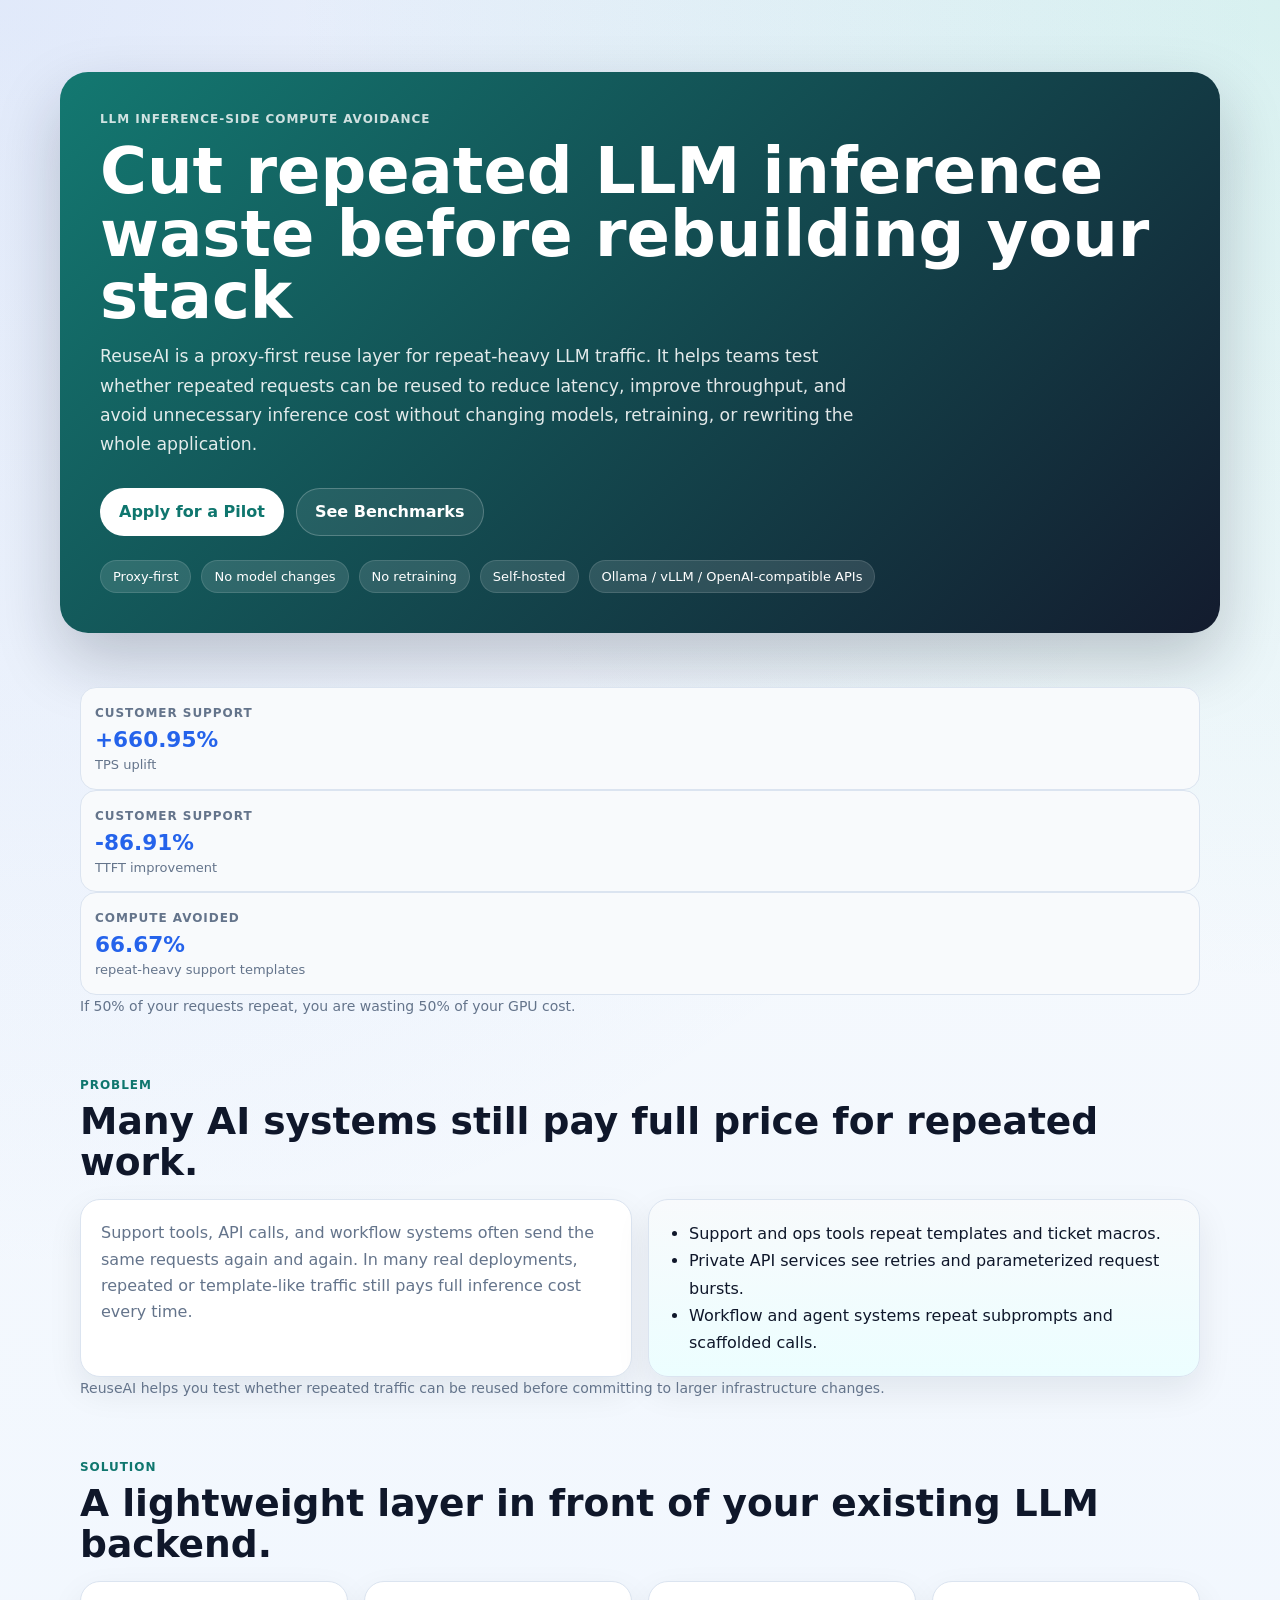
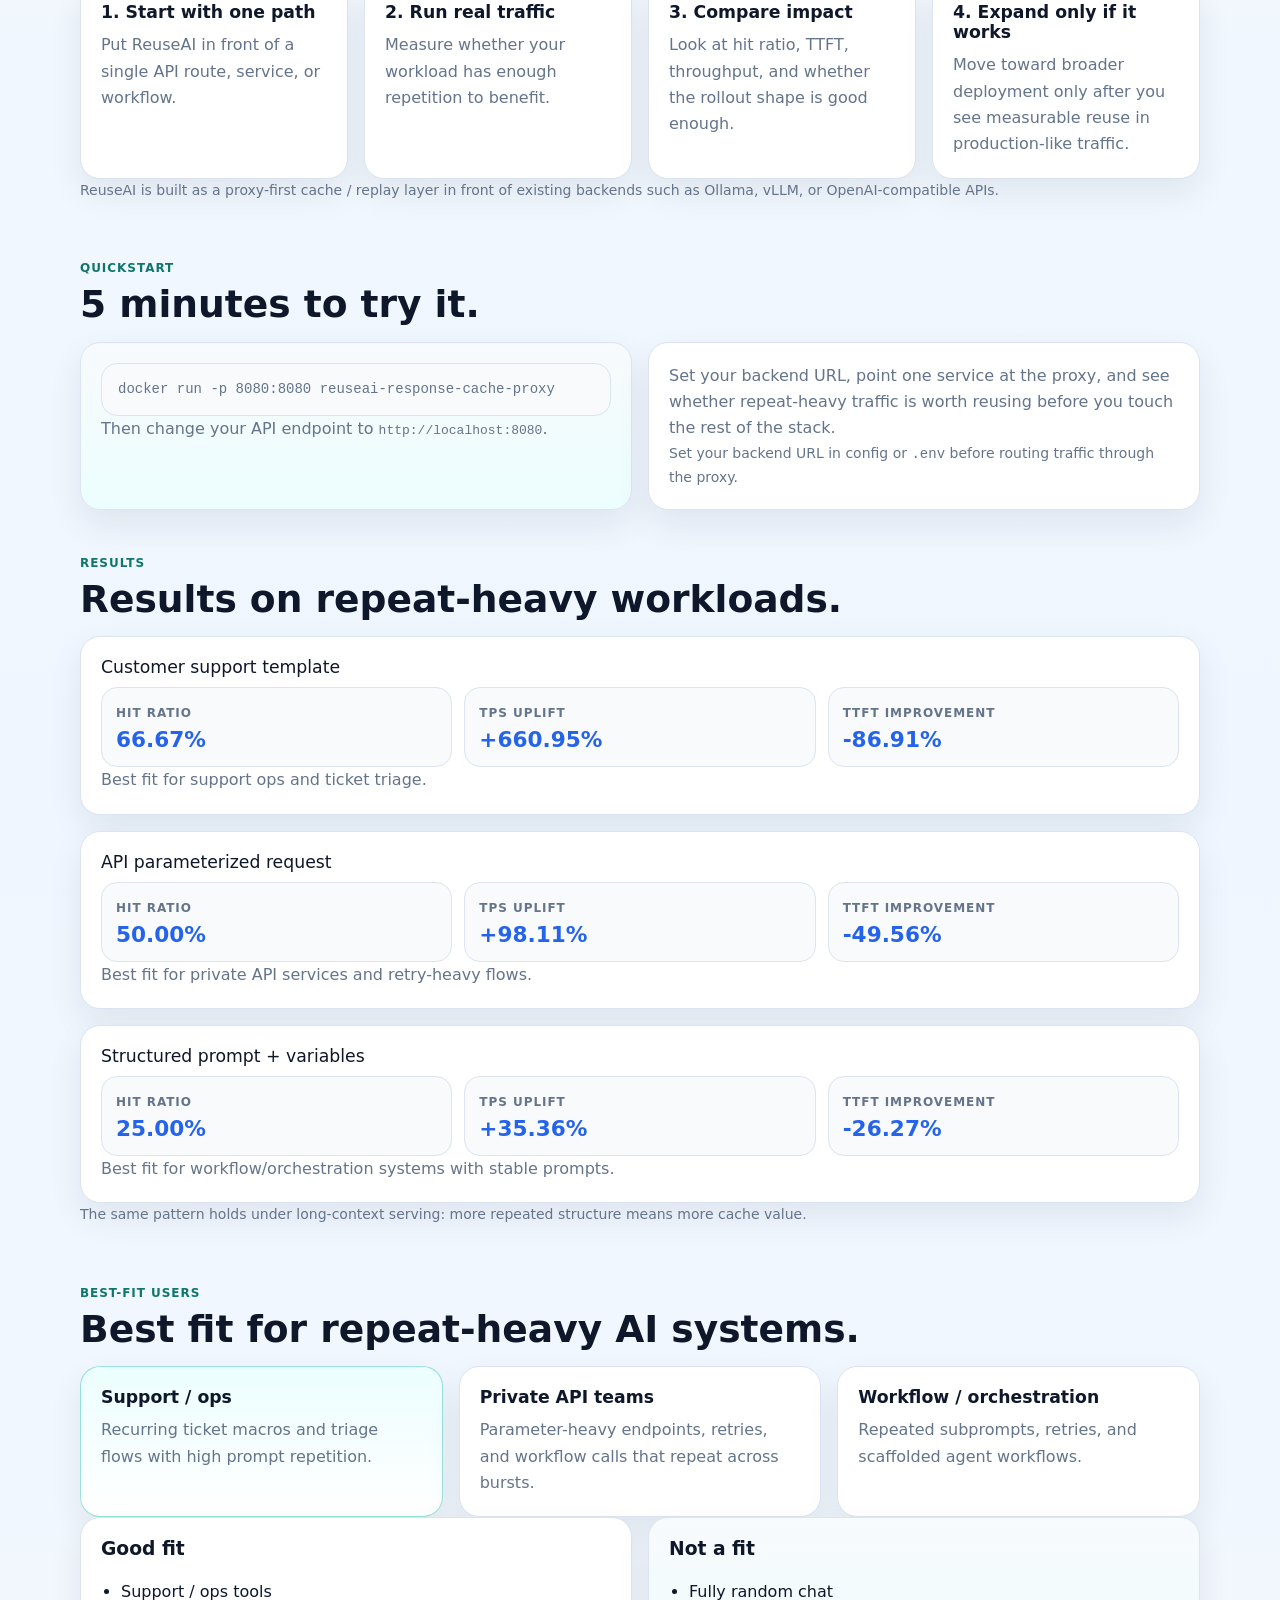
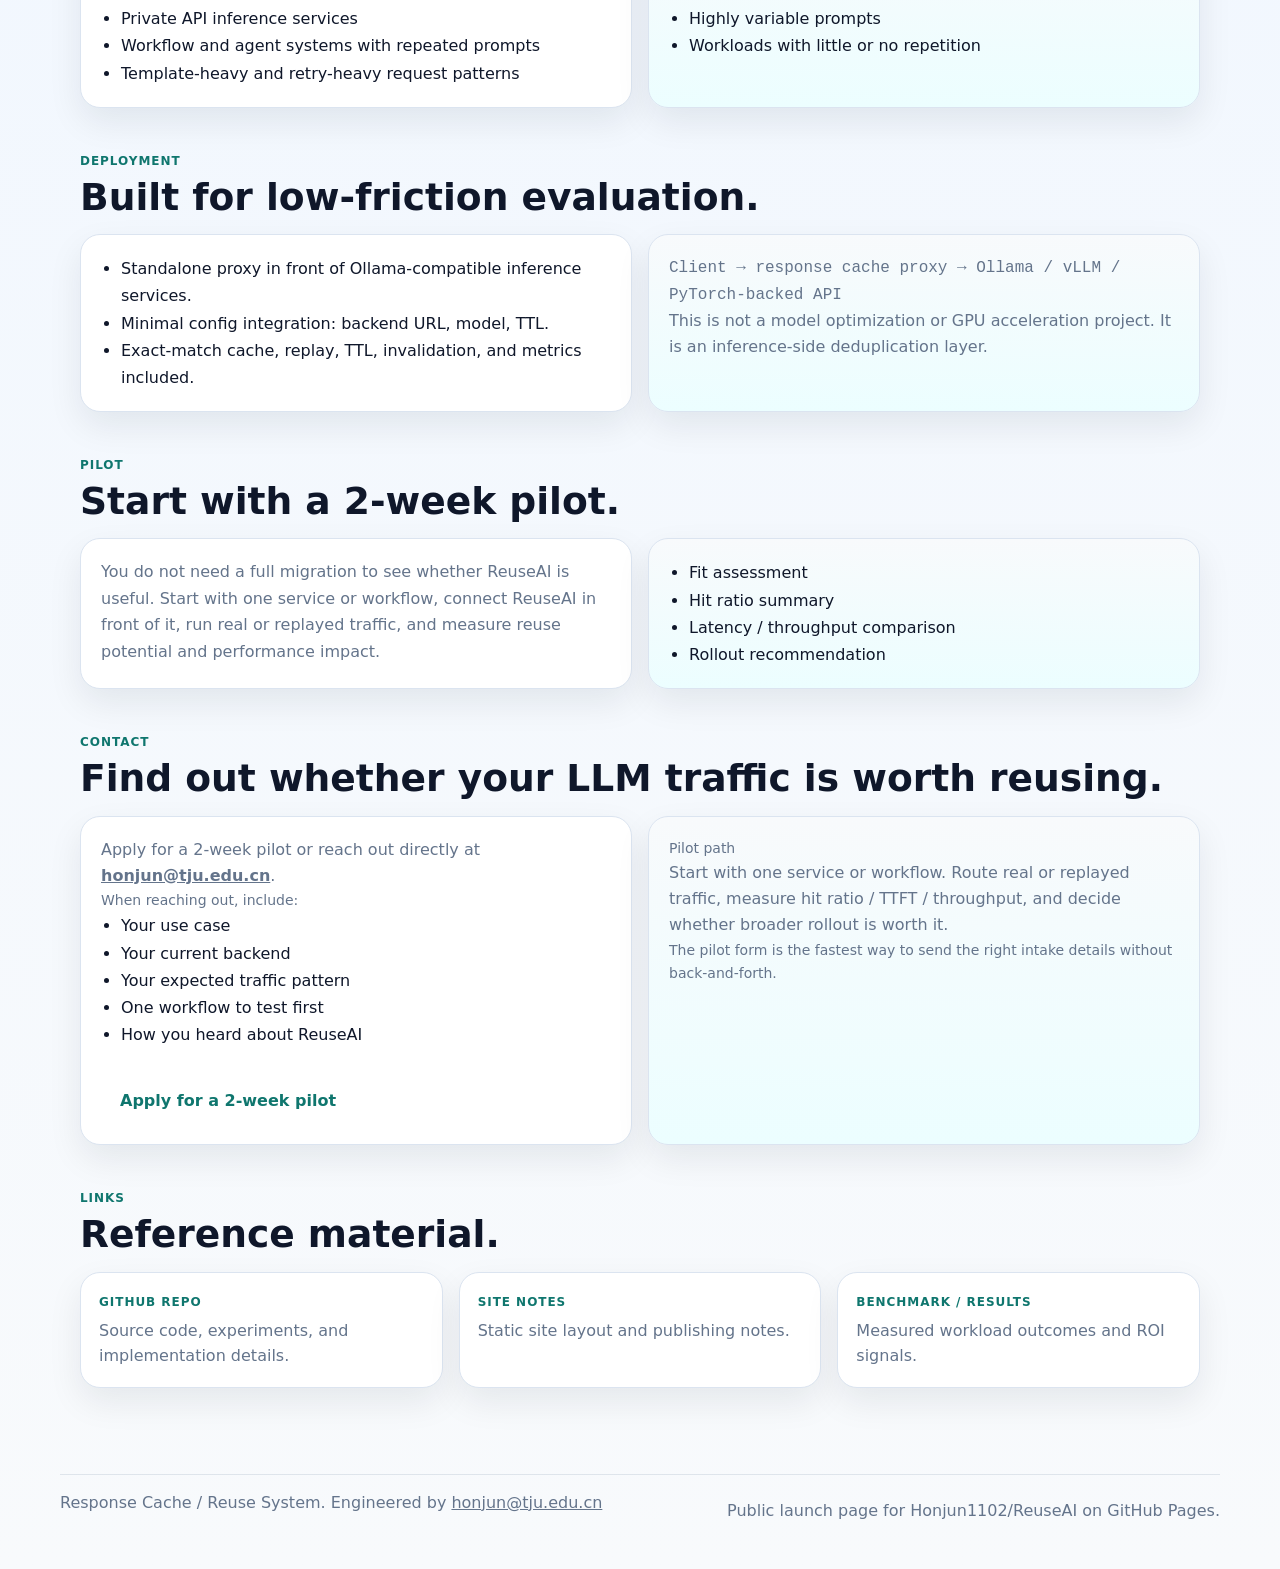
<file: index.html>
<!doctype html>
<html lang="en">
<head>
  <meta charset="utf-8" />
  <meta name="viewport" content="width=device-width, initial-scale=1" />
  <meta name="description" content="Response Cache / Reuse System for repeat-heavy LLM workloads. A proxy-first request cache that reduces repeat inference cost and improves TTFT, throughput, and token cost." />
  <meta name="author" content="Honjun" />
  <meta name="keywords" content="LLM, AI, inference, cache, proxy, Ollama, vLLM, API optimization" />

  <meta property="og:title" content="Response Cache / Reuse System for LLMs" />
  <meta property="og:description" content="Lower token cost, reduce TTFT, and keep throughput high without changing the model." />
  <meta property="og:type" content="website" />

  <title>Response Cache / Reuse System | LLM Inference Optimization</title>
  <link rel="stylesheet" href="styles.css" />
</head>
<body>
  <header class="hero">
    <div class="hero__inner">
      <div class="eyebrow">LLM inference-side compute avoidance</div>
      <h1>Cut repeated LLM inference waste before rebuilding your stack</h1>
      <p class="hero__lede">
        ReuseAI is a proxy-first reuse layer for repeat-heavy LLM traffic. It helps teams test whether repeated
        requests can be reused to reduce latency, improve throughput, and avoid unnecessary inference cost without
        changing models, retraining, or rewriting the whole application.
      </p>
      <div class="hero__actions">
        <a class="btn btn--primary" href="#contact">Apply for a Pilot</a>
        <a class="btn btn--ghost" href="#results">See Benchmarks</a>
      </div>
      <div class="hero__meta">
        <span>Proxy-first</span>
        <span>No model changes</span>
        <span>No retraining</span>
        <span>Self-hosted</span>
        <span>Ollama / vLLM / OpenAI-compatible APIs</span>
      </div>
    </div>
  </header>

  <main class="page">
    <section class="section section--stats" id="results-summary">
      <div class="metrics">
        <article class="metric">
          <span class="metric__label">Customer support</span>
          <span class="metric__value">+660.95%</span>
          <div class="metric__sub">TPS uplift</div>
        </article>
        <article class="metric">
          <span class="metric__label">Customer support</span>
          <span class="metric__value">-86.91%</span>
          <div class="metric__sub">TTFT improvement</div>
        </article>
        <article class="metric">
          <span class="metric__label">Compute avoided</span>
          <span class="metric__value">66.67%</span>
          <div class="metric__sub">repeat-heavy support templates</div>
        </article>
      </div>
      <p class="section__note">
        If 50% of your requests repeat, you are wasting 50% of your GPU cost.
      </p>
    </section>

    <section class="section" id="problem">
      <div class="section__heading">
        <span class="section__eyebrow">Problem</span>
        <h2>Many AI systems still pay full price for repeated work.</h2>
      </div>
      <div class="grid grid--2">
        <article class="panel">
          <p>
            Support tools, API calls, and workflow systems often send the same requests again and again. In many
            real deployments, repeated or template-like traffic still pays full inference cost every time.
          </p>
        </article>
        <article class="panel panel--accent">
          <ul class="checklist">
            <li>Support and ops tools repeat templates and ticket macros.</li>
            <li>Private API services see retries and parameterized request bursts.</li>
            <li>Workflow and agent systems repeat subprompts and scaffolded calls.</li>
          </ul>
        </article>
      </div>
      <p class="section__note">
        ReuseAI helps you test whether repeated traffic can be reused before committing to larger infrastructure
        changes.
      </p>
    </section>

    <section class="section" id="solution">
      <div class="section__heading">
        <span class="section__eyebrow">Solution</span>
        <h2>A lightweight layer in front of your existing LLM backend.</h2>
      </div>
      <div class="grid grid--4">
        <article class="feature">
          <h3>1. Start with one path</h3>
          <p>Put ReuseAI in front of a single API route, service, or workflow.</p>
        </article>
        <article class="feature">
          <h3>2. Run real traffic</h3>
          <p>Measure whether your workload has enough repetition to benefit.</p>
        </article>
        <article class="feature">
          <h3>3. Compare impact</h3>
          <p>Look at hit ratio, TTFT, throughput, and whether the rollout shape is good enough.</p>
        </article>
        <article class="feature">
          <h3>4. Expand only if it works</h3>
          <p>Move toward broader deployment only after you see measurable reuse in production-like traffic.</p>
        </article>
      </div>
      <p class="section__note">
        ReuseAI is built as a proxy-first cache / replay layer in front of existing backends such as Ollama,
        vLLM, or OpenAI-compatible APIs.
      </p>
    </section>

    <section class="section" id="quickstart">
      <div class="section__heading">
        <span class="section__eyebrow">Quickstart</span>
        <h2>5 minutes to try it.</h2>
      </div>
      <div class="grid grid--2">
        <article class="panel panel--accent">
          <p class="mono mono--block">docker run -p 8080:8080 reuseai-response-cache-proxy</p>
          <p>Then change your API endpoint to <code>http://localhost:8080</code>.</p>
        </article>
        <article class="panel">
          <p>
            Set your backend URL, point one service at the proxy, and see whether repeat-heavy traffic is worth
            reusing before you touch the rest of the stack.
          </p>
          <p class="section__note">
            Set your backend URL in config or <code>.env</code> before routing traffic through the proxy.
          </p>
        </article>
      </div>
    </section>

    <section class="section" id="results">
      <div class="section__heading">
        <span class="section__eyebrow">Results</span>
        <h2>Results on repeat-heavy workloads.</h2>
      </div>
      <div class="results-grid">
        <article class="result-card">
          <div class="result-card__title">Customer support template</div>
          <div class="metric-row">
            <div class="metric">
              <span class="metric__label">Hit ratio</span>
              <span class="metric__value">66.67%</span>
            </div>
            <div class="metric">
              <span class="metric__label">TPS uplift</span>
              <span class="metric__value">+660.95%</span>
            </div>
            <div class="metric">
              <span class="metric__label">TTFT improvement</span>
              <span class="metric__value">-86.91%</span>
            </div>
          </div>
          <p class="result-card__note">Best fit for support ops and ticket triage.</p>
        </article>

        <article class="result-card">
          <div class="result-card__title">API parameterized request</div>
          <div class="metric-row">
            <div class="metric">
              <span class="metric__label">Hit ratio</span>
              <span class="metric__value">50.00%</span>
            </div>
            <div class="metric">
              <span class="metric__label">TPS uplift</span>
              <span class="metric__value">+98.11%</span>
            </div>
            <div class="metric">
              <span class="metric__label">TTFT improvement</span>
              <span class="metric__value">-49.56%</span>
            </div>
          </div>
          <p class="result-card__note">Best fit for private API services and retry-heavy flows.</p>
        </article>

        <article class="result-card">
          <div class="result-card__title">Structured prompt + variables</div>
          <div class="metric-row">
            <div class="metric">
              <span class="metric__label">Hit ratio</span>
              <span class="metric__value">25.00%</span>
            </div>
            <div class="metric">
              <span class="metric__label">TPS uplift</span>
              <span class="metric__value">+35.36%</span>
            </div>
            <div class="metric">
              <span class="metric__label">TTFT improvement</span>
              <span class="metric__value">-26.27%</span>
            </div>
          </div>
          <p class="result-card__note">Best fit for workflow/orchestration systems with stable prompts.</p>
        </article>
      </div>
      <p class="section__note">
        The same pattern holds under long-context serving: more repeated structure means more cache value.
      </p>
    </section>

    <section class="section" id="users">
      <div class="section__heading">
        <span class="section__eyebrow">Best-fit users</span>
        <h2>Best fit for repeat-heavy AI systems.</h2>
      </div>
      <div class="grid grid--3">
        <article class="persona persona--primary">
          <h3>Support / ops</h3>
          <p>Recurring ticket macros and triage flows with high prompt repetition.</p>
        </article>
        <article class="persona">
          <h3>Private API teams</h3>
          <p>Parameter-heavy endpoints, retries, and workflow calls that repeat across bursts.</p>
        </article>
        <article class="persona">
          <h3>Workflow / orchestration</h3>
          <p>Repeated subprompts, retries, and scaffolded agent workflows.</p>
        </article>
      </div>
      <div class="grid grid--2">
        <article class="panel">
          <h3>Good fit</h3>
          <ul class="checklist">
            <li>Support / ops tools</li>
            <li>Private API inference services</li>
            <li>Workflow and agent systems with repeated prompts</li>
            <li>Template-heavy and retry-heavy request patterns</li>
          </ul>
        </article>
        <article class="panel panel--accent">
          <h3>Not a fit</h3>
          <ul class="checklist">
            <li>Fully random chat</li>
            <li>Highly variable prompts</li>
            <li>Workloads with little or no repetition</li>
          </ul>
        </article>
      </div>
    </section>

    <section class="section" id="deployment">
      <div class="section__heading">
        <span class="section__eyebrow">Deployment</span>
        <h2>Built for low-friction evaluation.</h2>
      </div>
      <div class="grid grid--2">
        <article class="panel">
          <ul class="checklist">
            <li>Standalone proxy in front of Ollama-compatible inference services.</li>
            <li>Minimal config integration: backend URL, model, TTL.</li>
            <li>Exact-match cache, replay, TTL, invalidation, and metrics included.</li>
          </ul>
        </article>
        <article class="panel panel--accent">
          <p class="mono">
            Client &rarr; response cache proxy &rarr; Ollama / vLLM / PyTorch-backed API
          </p>
          <p>
            This is not a model optimization or GPU acceleration project. It is an inference-side deduplication layer.
          </p>
        </article>
      </div>
    </section>

    <section class="section" id="pilot">
      <div class="section__heading">
        <span class="section__eyebrow">Pilot</span>
        <h2>Start with a 2-week pilot.</h2>
      </div>
      <div class="grid grid--2">
        <article class="panel">
          <p>
            You do not need a full migration to see whether ReuseAI is useful. Start with one service or workflow,
            connect ReuseAI in front of it, run real or replayed traffic, and measure reuse potential and performance impact.
          </p>
        </article>
        <article class="panel panel--accent">
          <ul class="checklist">
            <li>Fit assessment</li>
            <li>Hit ratio summary</li>
            <li>Latency / throughput comparison</li>
            <li>Rollout recommendation</li>
          </ul>
        </article>
      </div>
    </section>

    <section class="section" id="contact">
      <div class="section__heading">
        <span class="section__eyebrow">Contact</span>
        <h2>Find out whether your LLM traffic is worth reusing.</h2>
      </div>
      <div class="grid grid--2">
        <article class="panel">
          <p>
            Apply for a 2-week pilot or reach out directly at
            <a href="mailto:honjun@tju.edu.cn" style="font-weight: bold; text-decoration: underline;">honjun@tju.edu.cn</a>.
          </p>
          <p class="section__note">When reaching out, include:</p>
          <ul class="checklist">
            <li>Your use case</li>
            <li>Your current backend</li>
            <li>Your expected traffic pattern</li>
            <li>One workflow to test first</li>
            <li>How you heard about ReuseAI</li>
          </ul>
          <div class="hero__actions">
            <a class="btn btn--primary" href="https://docs.google.com/forms/d/e/1FAIpQLSf8oMa2Tu9BERHmj2BPpcW3IC0X3e8cQDPGLPkLi2eGYU-Hkw/viewform" target="_blank" rel="noreferrer">Apply for a 2-week pilot</a>
          </div>
        </article>
        <article class="panel panel--accent">
          <p class="section__note">Pilot path</p>
          <p>
            Start with one service or workflow. Route real or replayed traffic, measure hit ratio / TTFT / throughput,
            and decide whether broader rollout is worth it.
          </p>
          <p class="section__note">
            The pilot form is the fastest way to send the right intake details without back-and-forth.
          </p>
        </article>
      </div>
    </section>

    <section class="section" id="links">
      <div class="section__heading">
        <span class="section__eyebrow">Links</span>
        <h2>Reference material.</h2>
      </div>
      <div class="grid grid--3">
        <a class="link-card" href="https://github.com/Honjun1102/Reuseai-site" target="_blank" rel="noreferrer">
          <span class="link-card__label">GitHub repo</span>
          <span class="link-card__text">Source code, experiments, and implementation details.</span>
        </a>
        <a class="link-card" href="README.md" target="_blank" rel="noreferrer">
          <span class="link-card__label">Site notes</span>
          <span class="link-card__text">Static site layout and publishing notes.</span>
        </a>
        <a class="link-card" href="https://github.com/Honjun1102/Reuseai-site#results" target="_blank" rel="noreferrer">
          <span class="link-card__label">Benchmark / results</span>
          <span class="link-card__text">Measured workload outcomes and ROI signals.</span>
        </a>
      </div>
    </section>
  </main>

  <footer class="footer">
    <div class="footer__inner">
      <p>Response Cache / Reuse System. Engineered by <a href="mailto:honjun@tju.edu.cn">honjun@tju.edu.cn</a></p>
      <p class="footer__small">Public launch page for Honjun1102/ReuseAI on GitHub Pages.</p>
    </div>
  </footer>
</body>
</html>
</file>
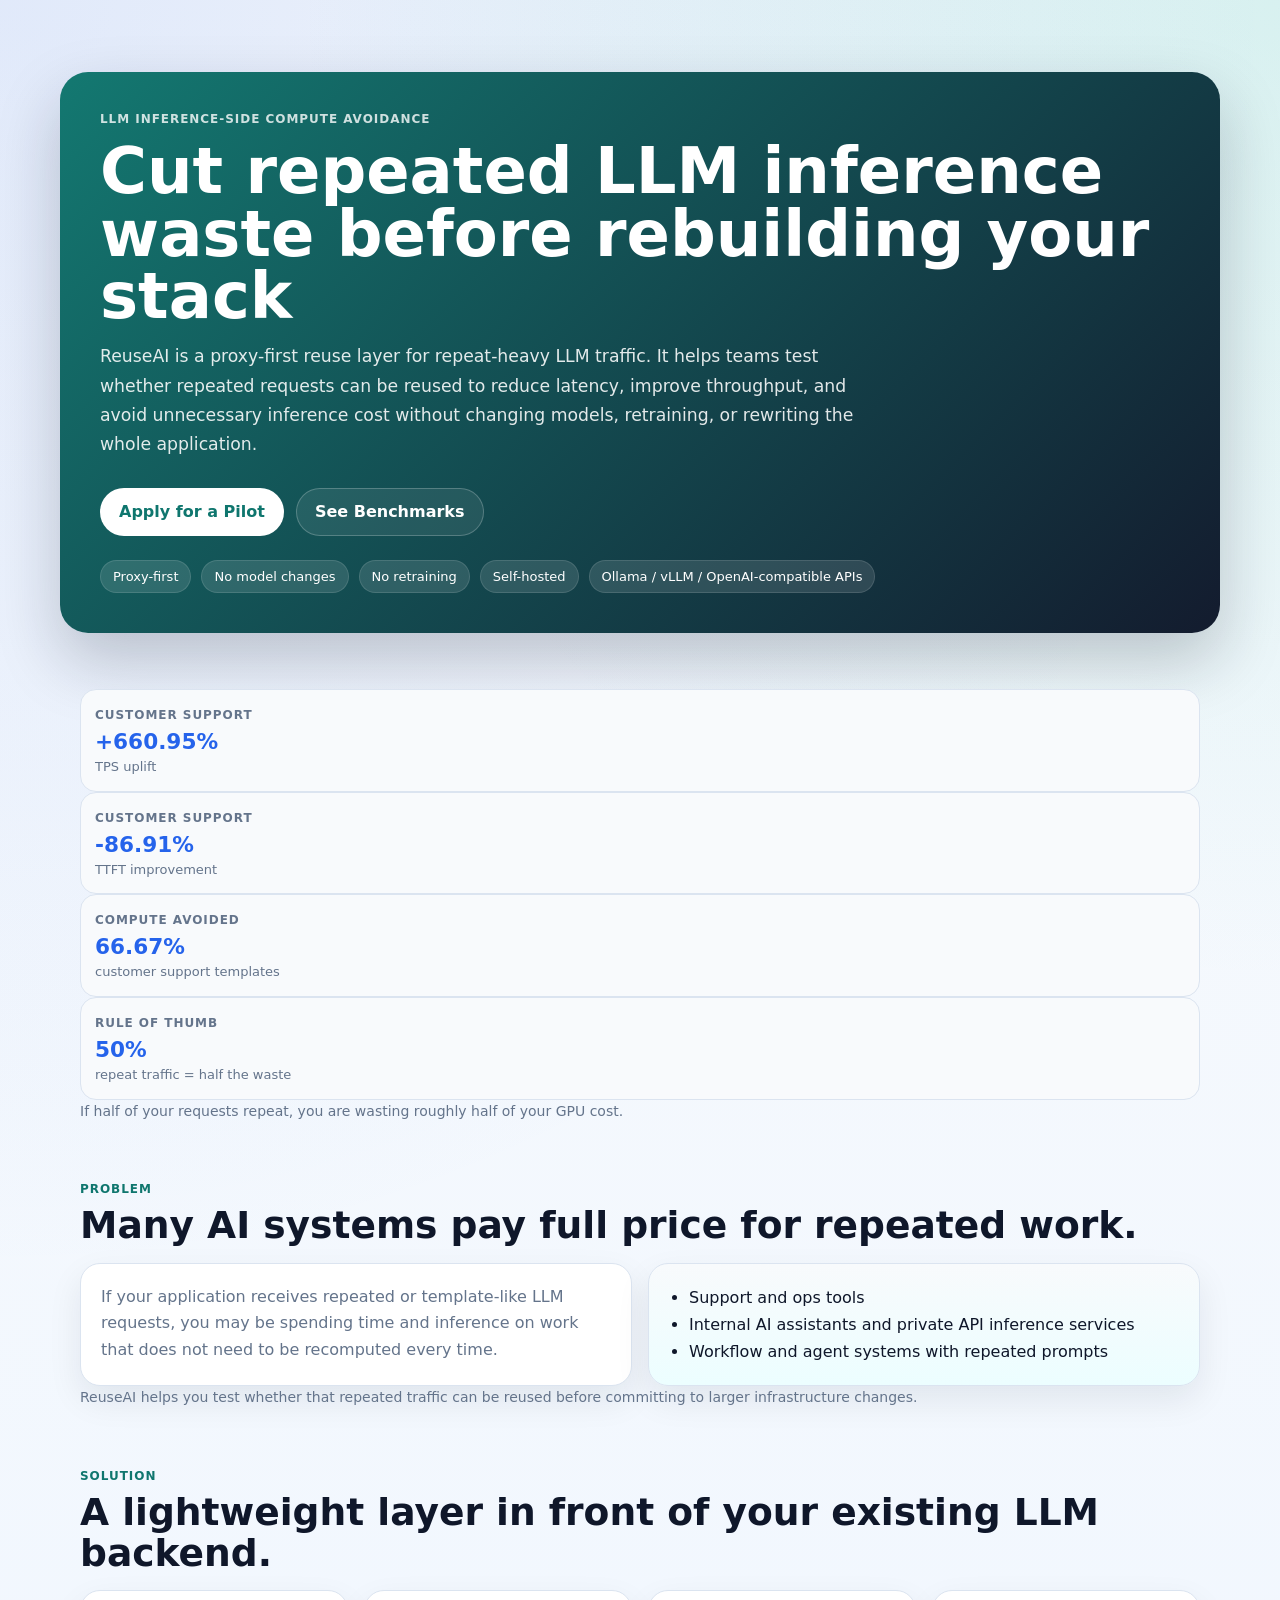
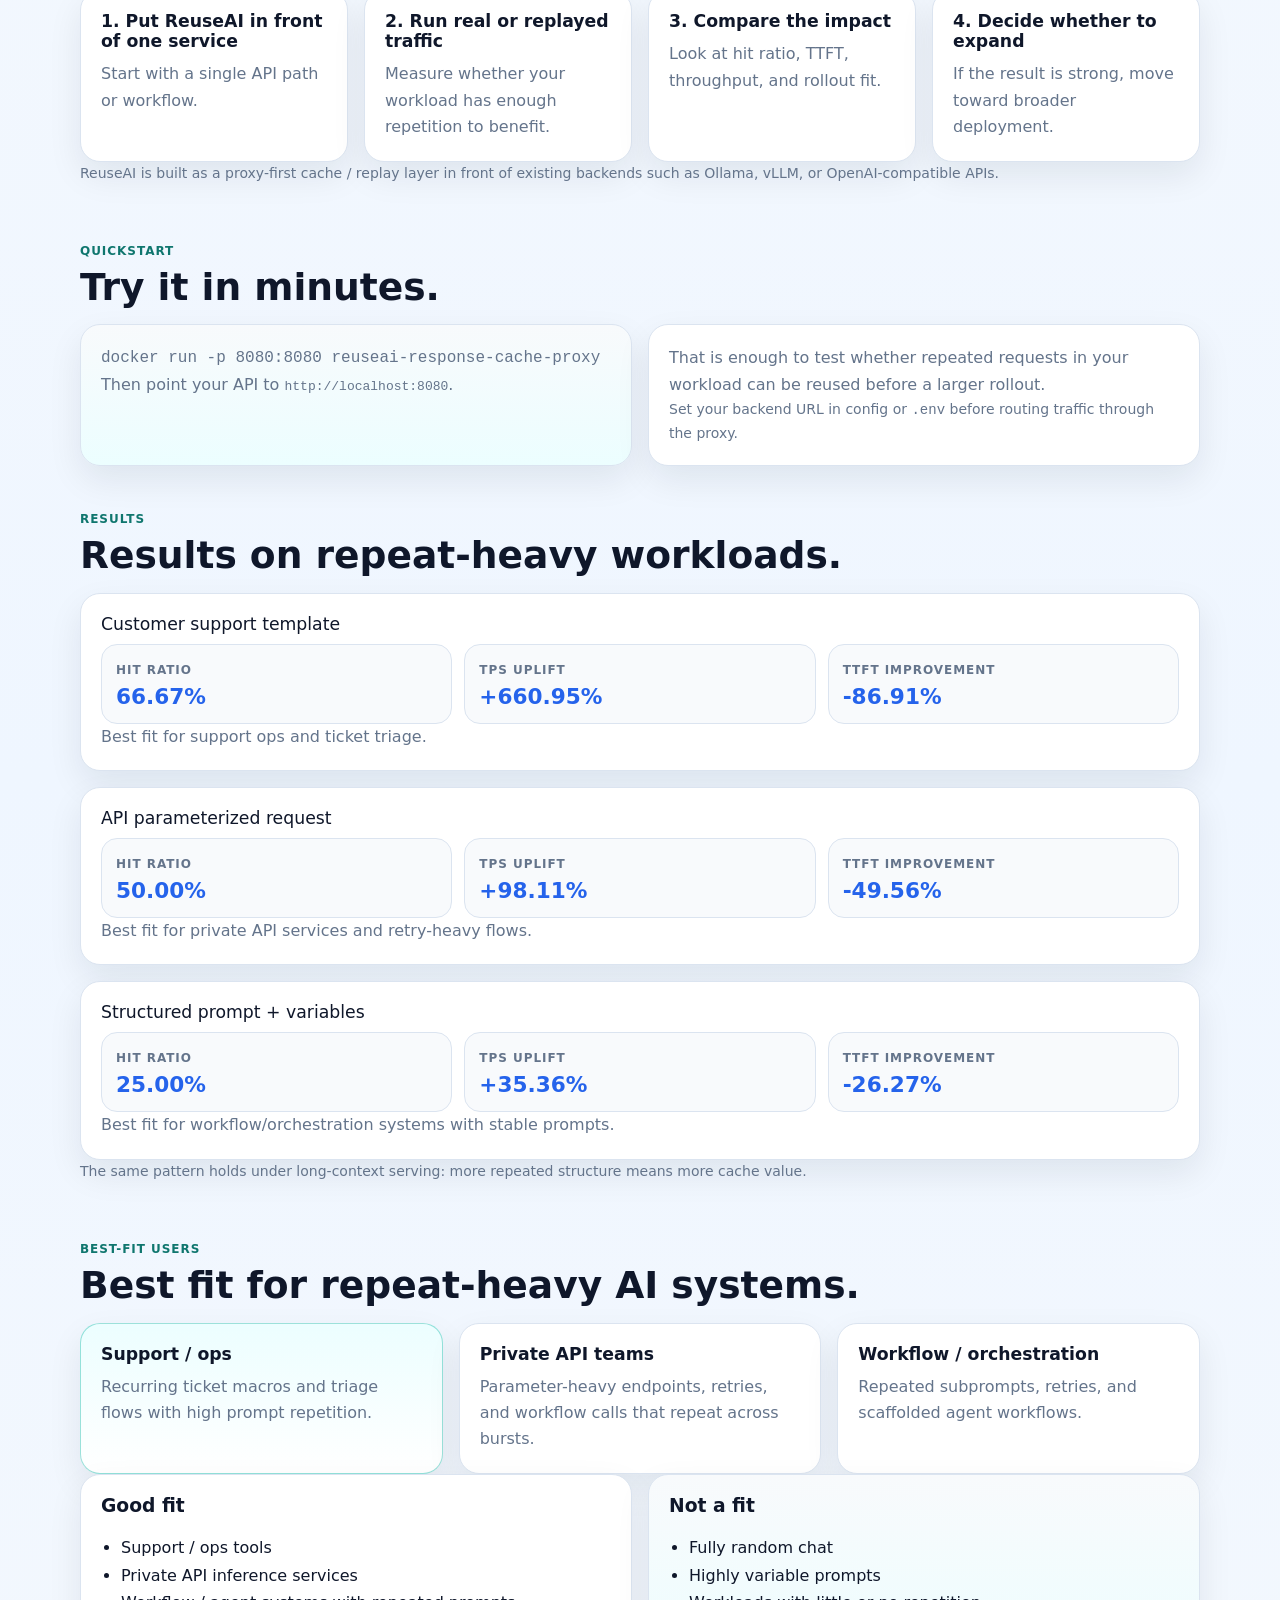
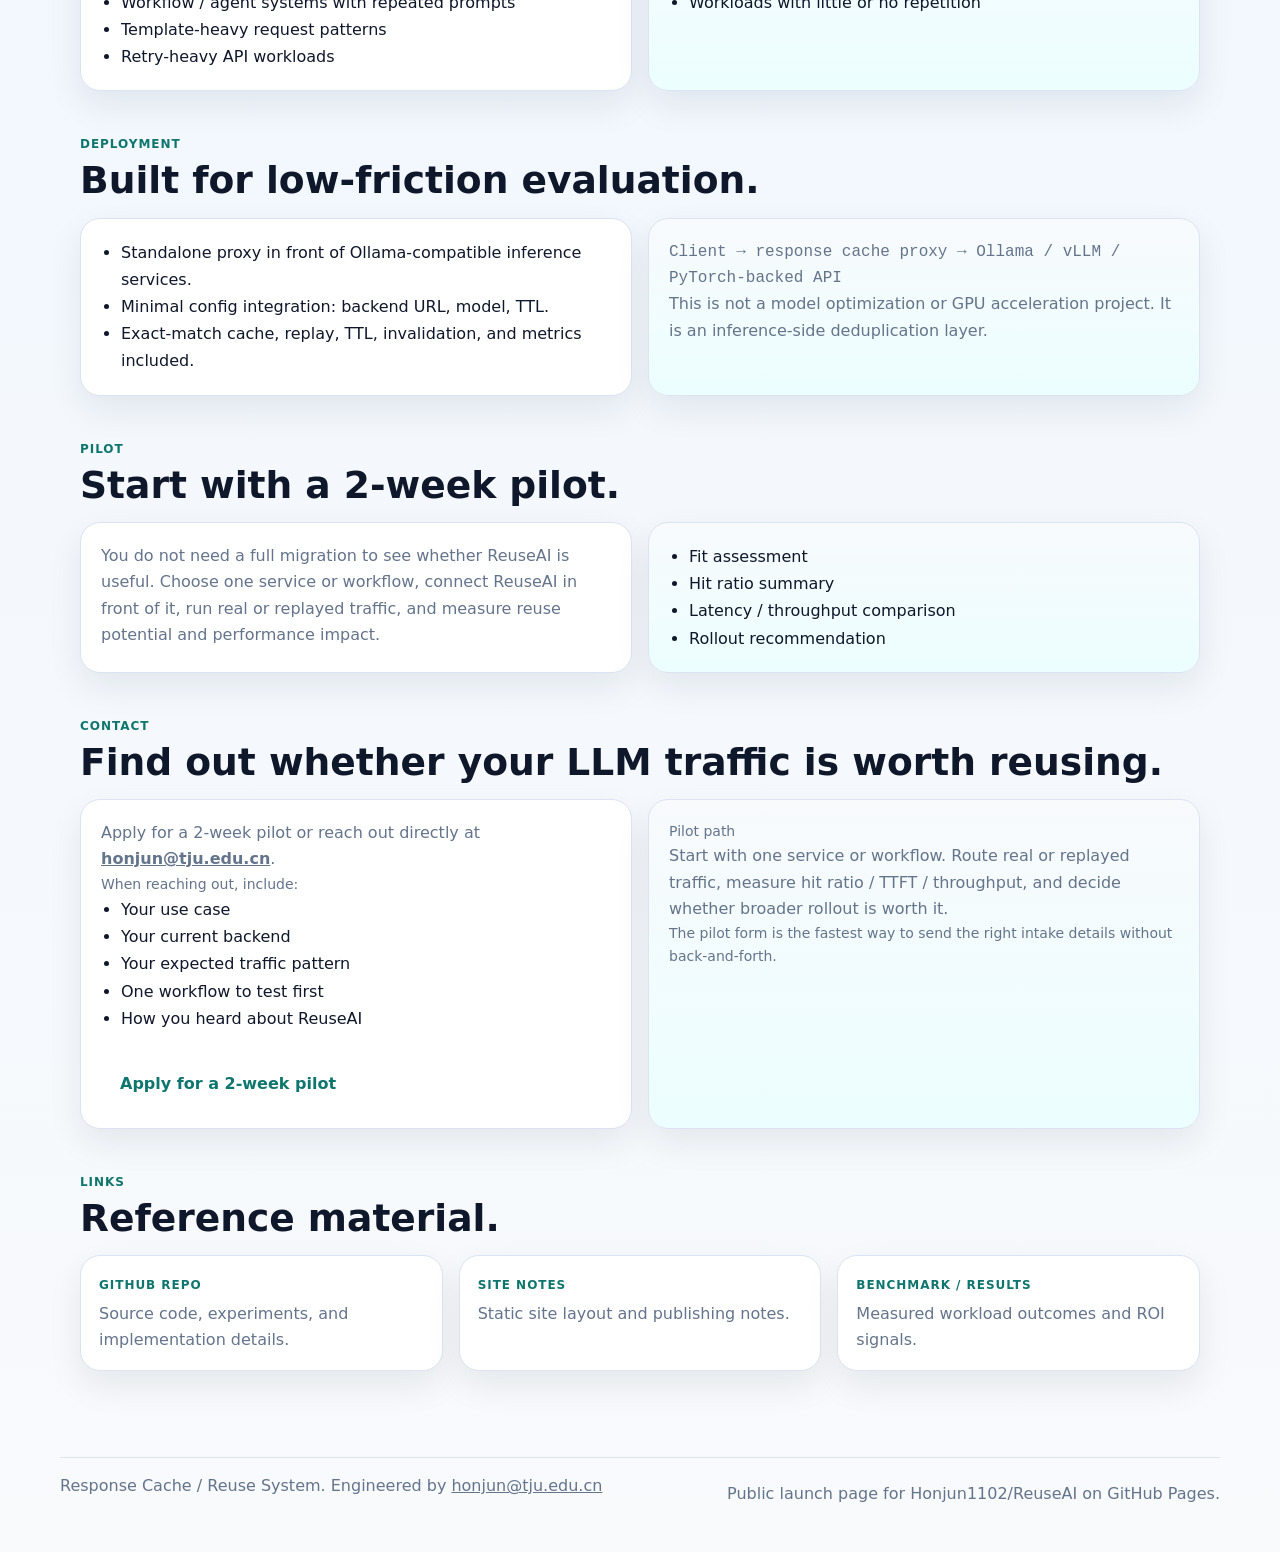
<file: site_public/index.html>
<!doctype html>
<html lang="en">
<head>
  <meta charset="utf-8" />
  <meta name="viewport" content="width=device-width, initial-scale=1" />
  <meta name="description" content="Response Cache / Reuse System for repeat-heavy LLM workloads. A proxy-first request cache that reduces repeat inference cost and improves TTFT, throughput, and token cost." />
  <meta name="author" content="Honjun" />
  <meta name="keywords" content="LLM, AI, inference, cache, proxy, Ollama, vLLM, API optimization" />
  
  <meta property="og:title" content="Response Cache / Reuse System for LLMs" />
  <meta property="og:description" content="Lower token cost, reduce TTFT, and keep throughput high without changing the model." />
  <meta property="og:type" content="website" />
  
  <title>Response Cache / Reuse System | LLM Inference Optimization</title>
  <link rel="stylesheet" href="styles.css" />
</head>
<body>
  <header class="hero">
    <div class="hero__inner">
      <div class="eyebrow">LLM inference-side compute avoidance</div>
      <h1>Cut repeated LLM inference waste before rebuilding your stack</h1>
      <p class="hero__lede">
        ReuseAI is a proxy-first reuse layer for repeat-heavy LLM traffic. It helps teams test whether repeated
        requests can be reused to reduce latency, improve throughput, and avoid unnecessary inference cost without
        changing models, retraining, or rewriting the whole application.
      </p>
      <div class="hero__actions">
        <a class="btn btn--primary" href="#contact">Apply for a Pilot</a>
        <a class="btn btn--ghost" href="#results">See Benchmarks</a>
      </div>
      <div class="hero__meta">
        <span>Proxy-first</span>
        <span>No model changes</span>
        <span>No retraining</span>
        <span>Self-hosted</span>
        <span>Ollama / vLLM / OpenAI-compatible APIs</span>
      </div>
    </div>
  </header>

  <main class="page">
    <section class="section section--stats" id="stats">
      <div class="metrics">
        <article class="metric">
          <span class="metric__label">Customer support</span>
          <span class="metric__value">+660.95%</span>
          <div class="metric__sub">TPS uplift</div>
        </article>
        <article class="metric">
          <span class="metric__label">Customer support</span>
          <span class="metric__value">-86.91%</span>
          <div class="metric__sub">TTFT improvement</div>
        </article>
        <article class="metric">
          <span class="metric__label">Compute avoided</span>
          <span class="metric__value">66.67%</span>
          <div class="metric__sub">customer support templates</div>
        </article>
        <article class="metric">
          <span class="metric__label">Rule of thumb</span>
          <span class="metric__value">50%</span>
          <div class="metric__sub">repeat traffic = half the waste</div>
        </article>
      </div>
      <p class="section__note">
        If half of your requests repeat, you are wasting roughly half of your GPU cost.
      </p>
    </section>

    <section class="section" id="problem">
      <div class="section__heading">
        <span class="section__eyebrow">Problem</span>
        <h2>Many AI systems pay full price for repeated work.</h2>
      </div>
      <div class="grid grid--2">
        <article class="panel">
          <p>
            If your application receives repeated or template-like LLM requests, you may be spending time and
            inference on work that does not need to be recomputed every time.
          </p>
        </article>
        <article class="panel panel--accent">
          <ul class="checklist">
            <li>Support and ops tools</li>
            <li>Internal AI assistants and private API inference services</li>
            <li>Workflow and agent systems with repeated prompts</li>
          </ul>
        </article>
      </div>
      <p class="section__note">
        ReuseAI helps you test whether that repeated traffic can be reused before committing to larger
        infrastructure changes.
      </p>
    </section>

    <section class="section" id="solution">
      <div class="section__heading">
        <span class="section__eyebrow">Solution</span>
        <h2>A lightweight layer in front of your existing LLM backend.</h2>
      </div>
      <div class="grid grid--4">
        <article class="feature">
          <h3>1. Put ReuseAI in front of one service</h3>
          <p>Start with a single API path or workflow.</p>
        </article>
        <article class="feature">
          <h3>2. Run real or replayed traffic</h3>
          <p>Measure whether your workload has enough repetition to benefit.</p>
        </article>
        <article class="feature">
          <h3>3. Compare the impact</h3>
          <p>Look at hit ratio, TTFT, throughput, and rollout fit.</p>
        </article>
        <article class="feature">
          <h3>4. Decide whether to expand</h3>
          <p>If the result is strong, move toward broader deployment.</p>
        </article>
      </div>
      <p class="section__note">
        ReuseAI is built as a proxy-first cache / replay layer in front of existing backends such as Ollama,
        vLLM, or OpenAI-compatible APIs.
      </p>
    </section>

    <section class="section" id="quickstart">
      <div class="section__heading">
        <span class="section__eyebrow">Quickstart</span>
        <h2>Try it in minutes.</h2>
      </div>
      <div class="grid grid--2">
        <article class="panel panel--accent">
          <p class="mono mono--block">docker run -p 8080:8080 reuseai-response-cache-proxy</p>
          <p>Then point your API to <code>http://localhost:8080</code>.</p>
        </article>
        <article class="panel">
          <p>
            That is enough to test whether repeated requests in your workload can be reused before a larger rollout.
          </p>
          <p class="section__note">
            Set your backend URL in config or <code>.env</code> before routing traffic through the proxy.
          </p>
        </article>
      </div>
    </section>

    <section class="section" id="results">
      <div class="section__heading">
        <span class="section__eyebrow">Results</span>
        <h2>Results on repeat-heavy workloads.</h2>
      </div>
      <div class="results-grid">
        <article class="result-card">
          <div class="result-card__title">Customer support template</div>
          <div class="metric-row">
            <div class="metric">
              <span class="metric__label">Hit ratio</span>
              <span class="metric__value">66.67%</span>
            </div>
            <div class="metric">
              <span class="metric__label">TPS uplift</span>
              <span class="metric__value">+660.95%</span>
            </div>
            <div class="metric">
              <span class="metric__label">TTFT improvement</span>
              <span class="metric__value">-86.91%</span>
            </div>
          </div>
          <p class="result-card__note">Best fit for support ops and ticket triage.</p>
        </article>

        <article class="result-card">
          <div class="result-card__title">API parameterized request</div>
          <div class="metric-row">
            <div class="metric">
              <span class="metric__label">Hit ratio</span>
              <span class="metric__value">50.00%</span>
            </div>
            <div class="metric">
              <span class="metric__label">TPS uplift</span>
              <span class="metric__value">+98.11%</span>
            </div>
            <div class="metric">
              <span class="metric__label">TTFT improvement</span>
              <span class="metric__value">-49.56%</span>
            </div>
          </div>
          <p class="result-card__note">Best fit for private API services and retry-heavy flows.</p>
        </article>

        <article class="result-card">
          <div class="result-card__title">Structured prompt + variables</div>
          <div class="metric-row">
            <div class="metric">
              <span class="metric__label">Hit ratio</span>
              <span class="metric__value">25.00%</span>
            </div>
            <div class="metric">
              <span class="metric__label">TPS uplift</span>
              <span class="metric__value">+35.36%</span>
            </div>
            <div class="metric">
              <span class="metric__label">TTFT improvement</span>
              <span class="metric__value">-26.27%</span>
            </div>
          </div>
          <p class="result-card__note">Best fit for workflow/orchestration systems with stable prompts.</p>
        </article>
      </div>
      <p class="section__note">
        The same pattern holds under long-context serving: more repeated structure means more cache value.
      </p>
    </section>

    <section class="section" id="users">
      <div class="section__heading">
        <span class="section__eyebrow">Best-fit users</span>
        <h2>Best fit for repeat-heavy AI systems.</h2>
      </div>
      <div class="grid grid--3">
        <article class="persona persona--primary">
          <h3>Support / ops</h3>
          <p>Recurring ticket macros and triage flows with high prompt repetition.</p>
        </article>
        <article class="persona">
          <h3>Private API teams</h3>
          <p>Parameter-heavy endpoints, retries, and workflow calls that repeat across bursts.</p>
        </article>
        <article class="persona">
          <h3>Workflow / orchestration</h3>
          <p>Repeated subprompts, retries, and scaffolded agent workflows.</p>
        </article>
      </div>
      <div class="grid grid--2">
        <article class="panel">
          <h3>Good fit</h3>
          <ul class="checklist">
            <li>Support / ops tools</li>
            <li>Private API inference services</li>
            <li>Workflow / agent systems with repeated prompts</li>
            <li>Template-heavy request patterns</li>
            <li>Retry-heavy API workloads</li>
          </ul>
        </article>
        <article class="panel panel--accent">
          <h3>Not a fit</h3>
          <ul class="checklist">
            <li>Fully random chat</li>
            <li>Highly variable prompts</li>
            <li>Workloads with little or no repetition</li>
          </ul>
        </article>
      </div>
    </section>

    <section class="section" id="deployment">
      <div class="section__heading">
        <span class="section__eyebrow">Deployment</span>
        <h2>Built for low-friction evaluation.</h2>
      </div>
      <div class="grid grid--2">
        <article class="panel">
          <ul class="checklist">
            <li>Standalone proxy in front of Ollama-compatible inference services.</li>
            <li>Minimal config integration: backend URL, model, TTL.</li>
            <li>Exact-match cache, replay, TTL, invalidation, and metrics included.</li>
          </ul>
        </article>
        <article class="panel panel--accent">
          <p class="mono">
            Client &rarr; response cache proxy &rarr; Ollama / vLLM / PyTorch-backed API
          </p>
          <p>
            This is not a model optimization or GPU acceleration project. It is an inference-side deduplication layer.
          </p>
        </article>
      </div>
    </section>

    <section class="section" id="pilot">
      <div class="section__heading">
        <span class="section__eyebrow">Pilot</span>
        <h2>Start with a 2-week pilot.</h2>
      </div>
      <div class="grid grid--2">
        <article class="panel">
          <p>
            You do not need a full migration to see whether ReuseAI is useful. Choose one service or workflow,
            connect ReuseAI in front of it, run real or replayed traffic, and measure reuse potential and performance impact.
          </p>
        </article>
        <article class="panel panel--accent">
          <ul class="checklist">
            <li>Fit assessment</li>
            <li>Hit ratio summary</li>
            <li>Latency / throughput comparison</li>
            <li>Rollout recommendation</li>
          </ul>
        </article>
      </div>
    </section>

    <section class="section" id="contact">
      <div class="section__heading">
        <span class="section__eyebrow">Contact</span>
        <h2>Find out whether your LLM traffic is worth reusing.</h2>
      </div>
      <div class="grid grid--2">
        <article class="panel">
          <p>
            Apply for a 2-week pilot or reach out directly at
            <a href="mailto:honjun@tju.edu.cn" style="font-weight: bold; text-decoration: underline;">honjun@tju.edu.cn</a>.
          </p>
          <p class="section__note">When reaching out, include:</p>
          <ul class="checklist">
            <li>Your use case</li>
            <li>Your current backend</li>
            <li>Your expected traffic pattern</li>
            <li>One workflow to test first</li>
            <li>How you heard about ReuseAI</li>
          </ul>
          <div class="hero__actions">
            <a class="btn btn--primary" href="https://docs.google.com/forms/d/e/1FAIpQLSf8oMa2Tu9BERHmj2BPpcW3IC0X3e8cQDPGLPkLi2eGYU-Hkw/viewform" target="_blank" rel="noreferrer">Apply for a 2-week pilot</a>
          </div>
        </article>
        <article class="panel panel--accent">
          <p class="section__note">Pilot path</p>
          <p>
            Start with one service or workflow. Route real or replayed traffic, measure hit ratio / TTFT / throughput,
            and decide whether broader rollout is worth it.
          </p>
          <p class="section__note">
            The pilot form is the fastest way to send the right intake details without back-and-forth.
          </p>
        </article>
      </div>
    </section>

    <section class="section" id="links">
      <div class="section__heading">
        <span class="section__eyebrow">Links</span>
        <h2>Reference material.</h2>
      </div>
      <div class="grid grid--3">
        <a class="link-card" href="https://github.com/Honjun1102/Reuseai-site" target="_blank" rel="noreferrer">
          <span class="link-card__label">GitHub repo</span>
          <span class="link-card__text">Source code, experiments, and implementation details.</span>
        </a>
        <a class="link-card" href="README.md" target="_blank" rel="noreferrer">
          <span class="link-card__label">Site notes</span>
          <span class="link-card__text">Static site layout and publishing notes.</span>
        </a>
        <a class="link-card" href="https://github.com/Honjun1102/Reuseai-site#results" target="_blank" rel="noreferrer">
          <span class="link-card__label">Benchmark / results</span>
          <span class="link-card__text">Measured workload outcomes and ROI signals.</span>
        </a>
      </div>
    </section>
  </main>

  <footer class="footer">
    <div class="footer__inner">
      <p>Response Cache / Reuse System. Engineered by <a href="mailto:honjun@tju.edu.cn">honjun@tju.edu.cn</a></p>
      <p class="footer__small">Public launch page for Honjun1102/ReuseAI on GitHub Pages.</p>
    </div>
  </footer>
</body>
</html>
</file>
<file: styles.css>
:root {
  --bg: #f8fafc;
  --bg-strong: #0f172a;
  --panel: #ffffff;
  --panel-2: #eff6ff;
  --border: #dbe4f0;
  --text: #0f172a;
  --muted: #64748b;
  --brand: #0f766e;
  --brand-2: #2563eb;
  --accent: #14b8a6;
  --shadow: 0 14px 34px rgba(15, 23, 42, 0.08);
  --radius-xl: 28px;
  --radius-lg: 20px;
  --radius-md: 16px;
  --radius-sm: 12px;
}

* { box-sizing: border-box; }

html {
  scroll-behavior: smooth;
}

body {
  margin: 0;
  font-family: Inter, ui-sans-serif, system-ui, -apple-system, BlinkMacSystemFont, "Segoe UI", sans-serif;
  color: var(--text);
  background:
    radial-gradient(circle at top left, rgba(37, 99, 235, 0.11), transparent 26%),
    radial-gradient(circle at top right, rgba(20, 184, 166, 0.14), transparent 20%),
    linear-gradient(180deg, #f8fafc 0%, #eff6ff 50%, #f8fafc 100%);
}

a {
  color: inherit;
}

.hero {
  padding: 72px 20px 24px;
}

.hero__inner,
.page,
.footer__inner {
  max-width: 1160px;
  margin: 0 auto;
}

.hero__inner {
  padding: 40px;
  border-radius: var(--radius-xl);
  background: linear-gradient(135deg, rgba(15, 118, 110, 0.98), rgba(15, 23, 42, 0.98));
  color: white;
  box-shadow: 0 28px 64px rgba(15, 23, 42, 0.22);
}

.eyebrow,
.section__eyebrow,
.link-card__label,
.metric__label {
  text-transform: uppercase;
  letter-spacing: 0.08em;
  font-size: 12px;
  font-weight: 800;
}

.eyebrow {
  color: rgba(255, 255, 255, 0.8);
}

h1,
h2,
h3,
p {
  margin-top: 0;
}

h1 {
  font-size: clamp(2.5rem, 5vw, 4.6rem);
  line-height: 0.98;
  margin: 14px 0 14px;
}

.hero__lede {
  max-width: 760px;
  font-size: 1.08rem;
  line-height: 1.7;
  color: rgba(255, 255, 255, 0.88);
}

.hero__actions {
  display: flex;
  flex-wrap: wrap;
  gap: 12px;
  margin-top: 28px;
}

.btn {
  display: inline-flex;
  align-items: center;
  justify-content: center;
  min-height: 48px;
  padding: 0 18px;
  border-radius: 999px;
  text-decoration: none;
  font-weight: 700;
  border: 1px solid transparent;
}

.btn--primary {
  background: white;
  color: var(--brand);
}

.btn--ghost {
  background: rgba(255, 255, 255, 0.08);
  color: white;
  border-color: rgba(255, 255, 255, 0.22);
}

.hero__meta {
  display: flex;
  flex-wrap: wrap;
  gap: 10px;
  margin-top: 24px;
}

.hero__meta span {
  padding: 8px 12px;
  border-radius: 999px;
  background: rgba(255, 255, 255, 0.12);
  border: 1px solid rgba(255, 255, 255, 0.12);
  font-size: 13px;
}

.page {
  padding: 8px 20px 56px;
}

.section {
  margin-top: 22px;
  padding: 10px 0;
}

.section__heading {
  margin: 0 0 16px;
}

.section__eyebrow {
  color: var(--brand);
}

.section h2 {
  margin: 8px 0 0;
  font-size: clamp(1.5rem, 3vw, 2.35rem);
  line-height: 1.1;
}

.section__note {
  color: var(--muted);
  font-size: 14px;
  line-height: 1.6;
}

.section--stats {
  margin-top: 12px;
}

.grid {
  display: grid;
  gap: 16px;
}

.grid--2 {
  grid-template-columns: repeat(2, minmax(0, 1fr));
}

.grid--3 {
  grid-template-columns: repeat(3, minmax(0, 1fr));
}

.grid--4 {
  grid-template-columns: repeat(4, minmax(0, 1fr));
}

.panel,
.feature,
.persona,
.result-card,
.link-card {
  background: var(--panel);
  border: 1px solid var(--border);
  border-radius: var(--radius-lg);
  box-shadow: var(--shadow);
}

.panel,
.feature,
.persona {
  padding: 20px;
}

.panel--accent {
  background: linear-gradient(180deg, #f8fafc 0%, #ecfeff 100%);
}

.checklist {
  margin: 0;
  padding-left: 20px;
  line-height: 1.7;
  color: var(--text);
}

.feature h3,
.persona h3,
.result-card__title {
  margin-bottom: 10px;
  font-size: 1.08rem;
}

.feature p,
.persona p,
.panel p,
.result-card__note {
  color: var(--muted);
  line-height: 1.65;
  margin-bottom: 0;
}

.results-grid {
  display: grid;
  gap: 16px;
}

.result-card {
  padding: 20px;
}

.metric-row {
  display: grid;
  grid-template-columns: repeat(3, minmax(0, 1fr));
  gap: 12px;
}

.metric {
  padding: 14px;
  border-radius: var(--radius-md);
  background: #f8fafc;
  border: 1px solid var(--border);
}

.metric__label {
  color: var(--muted);
}

.metric__value {
  display: block;
  margin-top: 6px;
  font-size: 1.35rem;
  font-weight: 800;
  color: var(--brand-2);
}

.metric__sub {
  margin-top: 4px;
  color: var(--muted);
  font-size: 13px;
  line-height: 1.45;
}

.link-card {
  display: block;
  text-decoration: none;
  padding: 18px;
  transition: transform 0.15s ease, border-color 0.15s ease;
}

.link-card:hover {
  transform: translateY(-2px);
  border-color: rgba(37, 99, 235, 0.42);
}

.link-card__label {
  color: var(--brand);
}

.link-card__text {
  display: block;
  margin-top: 8px;
  color: var(--muted);
  line-height: 1.6;
}

.persona--primary {
  border-color: rgba(20, 184, 166, 0.42);
  background: linear-gradient(180deg, #ecfeff 0%, #ffffff 100%);
}

.mono {
  font-family: ui-monospace, SFMono-Regular, Menlo, Monaco, Consolas, monospace;
}

.mono--block {
  display: block;
  padding: 14px 16px;
  border-radius: var(--radius-md);
  background: #f8fafc;
  border: 1px solid var(--border);
  font-size: 14px;
  overflow-x: auto;
}

.contact-form {
  display: grid;
  gap: 14px;
}

.contact-form label {
  display: grid;
  gap: 8px;
  font-weight: 700;
  color: var(--text);
}

.contact-form input,
.contact-form textarea {
  width: 100%;
  border: 1px solid var(--border);
  border-radius: 14px;
  padding: 12px 14px;
  font: inherit;
  background: white;
  color: var(--text);
}

.contact-form input:focus,
.contact-form textarea:focus {
  outline: 2px solid rgba(37, 99, 235, 0.22);
  border-color: rgba(37, 99, 235, 0.48);
}

.footer {
  padding: 20px 20px 42px;
}

.footer__inner {
  padding-top: 18px;
  border-top: 1px solid rgba(148, 163, 184, 0.25);
  color: var(--muted);
  display: flex;
  flex-wrap: wrap;
  align-items: center;
  justify-content: space-between;
  gap: 10px;
}

.footer__small {
  margin-bottom: 0;
}

@media (max-width: 920px) {
  .grid--2,
  .grid--3,
  .grid--4,
  .metric-row {
    grid-template-columns: 1fr;
  }

  .hero {
    padding-top: 20px;
  }

  .hero__inner {
    padding: 28px 20px;
  }
}

@media (prefers-reduced-motion: reduce) {
  html {
    scroll-behavior: auto;
  }

  .link-card {
    transition: none;
  }
}
</file>
<file: site_public/styles.css>
:root {
  --bg: #f8fafc;
  --bg-strong: #0f172a;
  --panel: #ffffff;
  --panel-2: #eff6ff;
  --border: #dbe4f0;
  --text: #0f172a;
  --muted: #64748b;
  --brand: #0f766e;
  --brand-2: #2563eb;
  --accent: #14b8a6;
  --shadow: 0 14px 34px rgba(15, 23, 42, 0.08);
  --radius-xl: 28px;
  --radius-lg: 20px;
  --radius-md: 16px;
  --radius-sm: 12px;
}

* { box-sizing: border-box; }

html {
  scroll-behavior: smooth;
}

body {
  margin: 0;
  font-family: Inter, ui-sans-serif, system-ui, -apple-system, BlinkMacSystemFont, "Segoe UI", sans-serif;
  color: var(--text);
  background:
    radial-gradient(circle at top left, rgba(37, 99, 235, 0.11), transparent 26%),
    radial-gradient(circle at top right, rgba(20, 184, 166, 0.14), transparent 20%),
    linear-gradient(180deg, #f8fafc 0%, #eff6ff 50%, #f8fafc 100%);
}

a {
  color: inherit;
}

.hero {
  padding: 72px 20px 24px;
}

.hero__inner,
.page,
.footer__inner {
  max-width: 1160px;
  margin: 0 auto;
}

.hero__inner {
  padding: 40px;
  border-radius: var(--radius-xl);
  background: linear-gradient(135deg, rgba(15, 118, 110, 0.98), rgba(15, 23, 42, 0.98));
  color: white;
  box-shadow: 0 28px 64px rgba(15, 23, 42, 0.22);
}

.eyebrow,
.section__eyebrow,
.link-card__label,
.metric__label {
  text-transform: uppercase;
  letter-spacing: 0.08em;
  font-size: 12px;
  font-weight: 800;
}

.eyebrow {
  color: rgba(255, 255, 255, 0.8);
}

h1,
h2,
h3,
p {
  margin-top: 0;
}

h1 {
  font-size: clamp(2.5rem, 5vw, 4.6rem);
  line-height: 0.98;
  margin: 14px 0 14px;
}

.hero__lede {
  max-width: 760px;
  font-size: 1.08rem;
  line-height: 1.7;
  color: rgba(255, 255, 255, 0.88);
}

.hero__actions {
  display: flex;
  flex-wrap: wrap;
  gap: 12px;
  margin-top: 28px;
}

.btn {
  display: inline-flex;
  align-items: center;
  justify-content: center;
  min-height: 48px;
  padding: 0 18px;
  border-radius: 999px;
  text-decoration: none;
  font-weight: 700;
  border: 1px solid transparent;
}

.btn--primary {
  background: white;
  color: var(--brand);
}

.btn--ghost {
  background: rgba(255, 255, 255, 0.08);
  color: white;
  border-color: rgba(255, 255, 255, 0.22);
}

.hero__meta {
  display: flex;
  flex-wrap: wrap;
  gap: 10px;
  margin-top: 24px;
}

.hero__meta span {
  padding: 8px 12px;
  border-radius: 999px;
  background: rgba(255, 255, 255, 0.12);
  border: 1px solid rgba(255, 255, 255, 0.12);
  font-size: 13px;
}

.page {
  padding: 8px 20px 56px;
}

.section {
  margin-top: 22px;
  padding: 10px 0;
}

.section__heading {
  margin: 0 0 16px;
}

.section__eyebrow {
  color: var(--brand);
}

.section h2 {
  margin: 8px 0 0;
  font-size: clamp(1.5rem, 3vw, 2.35rem);
  line-height: 1.1;
}

.section__note {
  color: var(--muted);
  font-size: 14px;
  line-height: 1.6;
}

.section--stats {
  margin-top: 14px;
}

.grid {
  display: grid;
  gap: 16px;
}

.grid--2 {
  grid-template-columns: repeat(2, minmax(0, 1fr));
}

.grid--3 {
  grid-template-columns: repeat(3, minmax(0, 1fr));
}

.grid--4 {
  grid-template-columns: repeat(4, minmax(0, 1fr));
}

.panel,
.feature,
.persona,
.result-card,
.link-card {
  background: var(--panel);
  border: 1px solid var(--border);
  border-radius: var(--radius-lg);
  box-shadow: var(--shadow);
}

.panel,
.feature,
.persona {
  padding: 20px;
}

.panel--accent {
  background: linear-gradient(180deg, #f8fafc 0%, #ecfeff 100%);
}

.checklist {
  margin: 0;
  padding-left: 20px;
  line-height: 1.7;
  color: var(--text);
}

.feature h3,
.persona h3,
.result-card__title {
  margin-bottom: 10px;
  font-size: 1.08rem;
}

.feature p,
.persona p,
.panel p,
.result-card__note {
  color: var(--muted);
  line-height: 1.65;
  margin-bottom: 0;
}

.results-grid {
  display: grid;
  gap: 16px;
}

.result-card {
  padding: 20px;
}

.metric-row {
  display: grid;
  grid-template-columns: repeat(3, minmax(0, 1fr));
  gap: 12px;
}

.metric {
  padding: 14px;
  border-radius: var(--radius-md);
  background: #f8fafc;
  border: 1px solid var(--border);
}

.metric__label {
  color: var(--muted);
}

.metric__value {
  display: block;
  margin-top: 6px;
  font-size: 1.35rem;
  font-weight: 800;
  color: var(--brand-2);
}

.metric__sub {
  margin-top: 4px;
  color: var(--muted);
  font-size: 13px;
  line-height: 1.45;
}

.link-card {
  display: block;
  text-decoration: none;
  padding: 18px;
  transition: transform 0.15s ease, border-color 0.15s ease;
}

.link-card:hover {
  transform: translateY(-2px);
  border-color: rgba(37, 99, 235, 0.42);
}

.link-card__label {
  color: var(--brand);
}

.link-card__text {
  display: block;
  margin-top: 8px;
  color: var(--muted);
  line-height: 1.6;
}

.persona--primary {
  border-color: rgba(20, 184, 166, 0.42);
  background: linear-gradient(180deg, #ecfeff 0%, #ffffff 100%);
}

.mono {
  font-family: ui-monospace, SFMono-Regular, Menlo, Monaco, Consolas, monospace;
}

.contact-form {
  display: grid;
  gap: 14px;
}

.contact-form label {
  display: grid;
  gap: 8px;
  font-weight: 700;
  color: var(--text);
}

.contact-form input,
.contact-form textarea {
  width: 100%;
  border: 1px solid var(--border);
  border-radius: 14px;
  padding: 12px 14px;
  font: inherit;
  background: white;
  color: var(--text);
}

.contact-form input:focus,
.contact-form textarea:focus {
  outline: 2px solid rgba(37, 99, 235, 0.22);
  border-color: rgba(37, 99, 235, 0.48);
}

.footer {
  padding: 20px 20px 42px;
}

.footer__inner {
  padding-top: 18px;
  border-top: 1px solid rgba(148, 163, 184, 0.25);
  color: var(--muted);
  display: flex;
  flex-wrap: wrap;
  align-items: center;
  justify-content: space-between;
  gap: 10px;
}

.footer__small {
  margin-bottom: 0;
}

@media (max-width: 920px) {
  .grid--2,
  .grid--3,
  .grid--4,
  .metric-row {
    grid-template-columns: 1fr;
  }

  .hero {
    padding-top: 20px;
  }

  .hero__inner {
    padding: 28px 20px;
  }
}

@media (prefers-reduced-motion: reduce) {
  html {
    scroll-behavior: auto;
  }

  .link-card {
    transition: none;
  }
}
</file>
